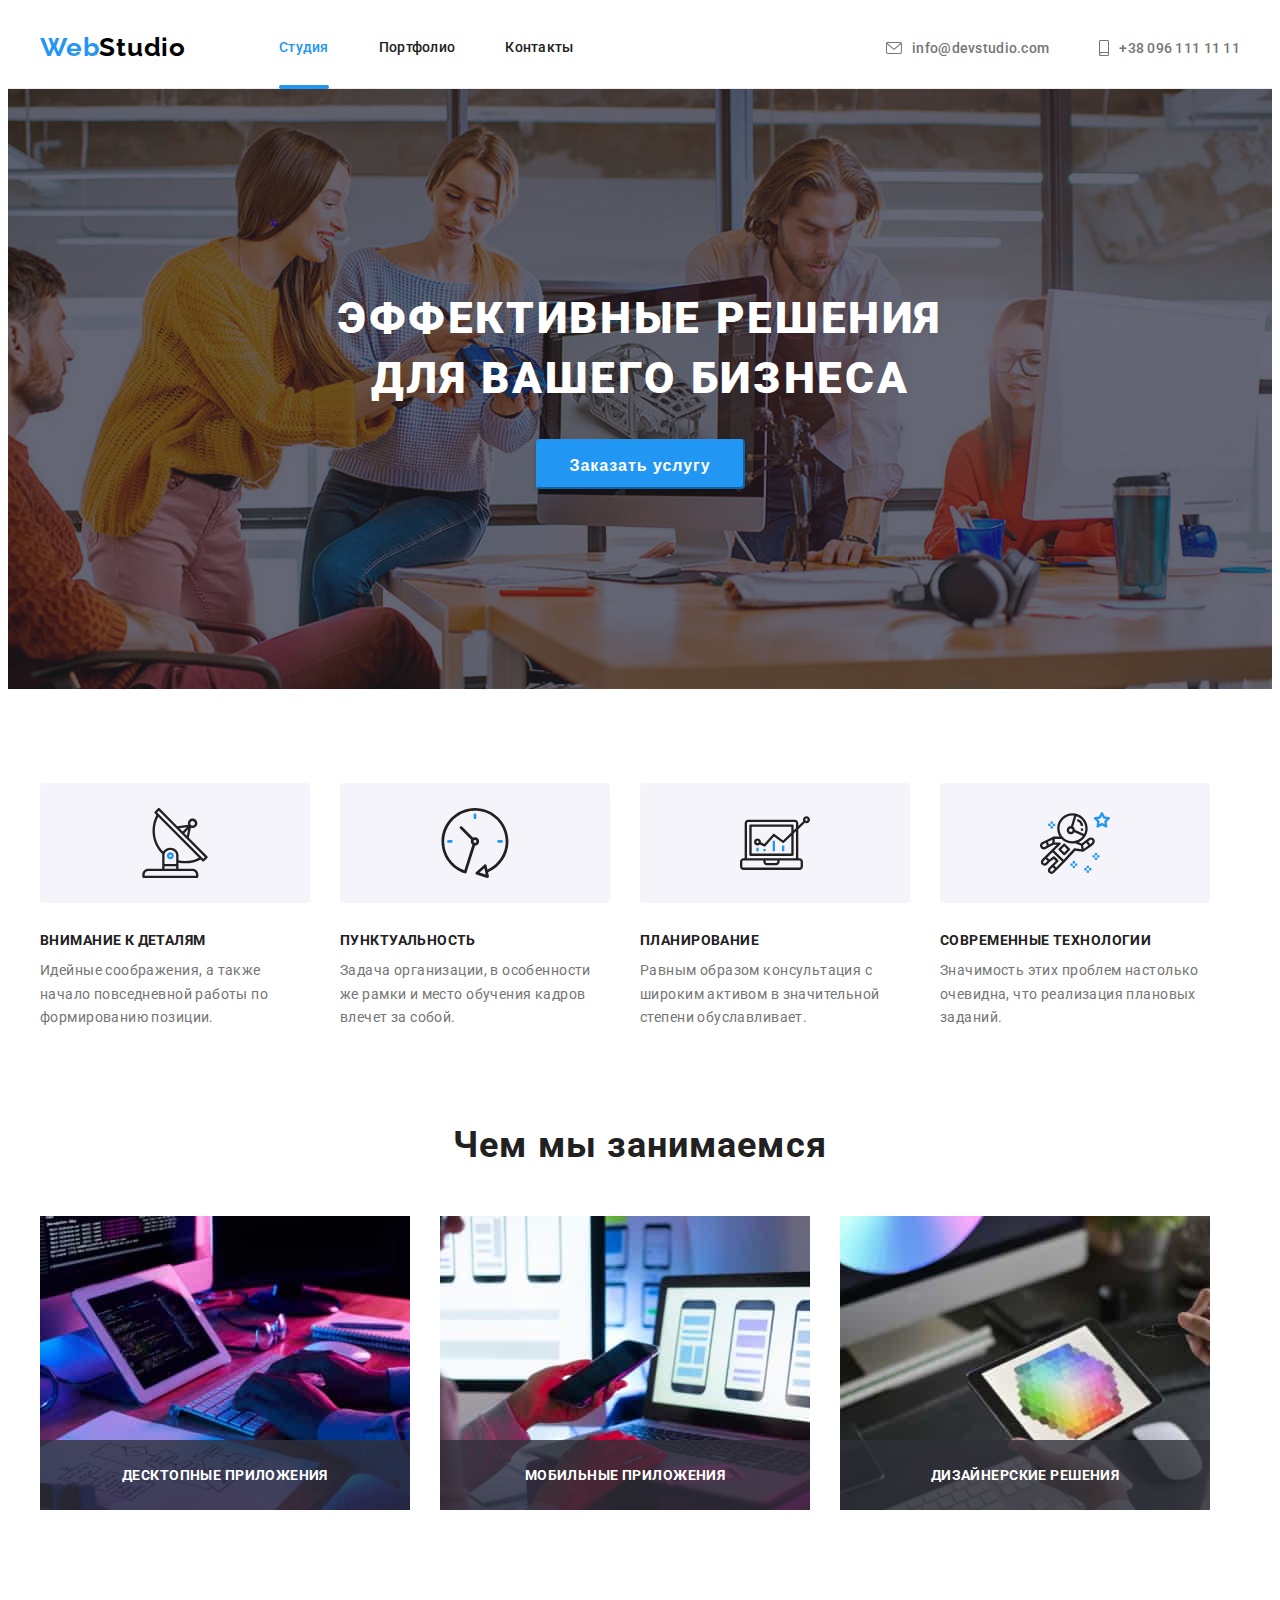
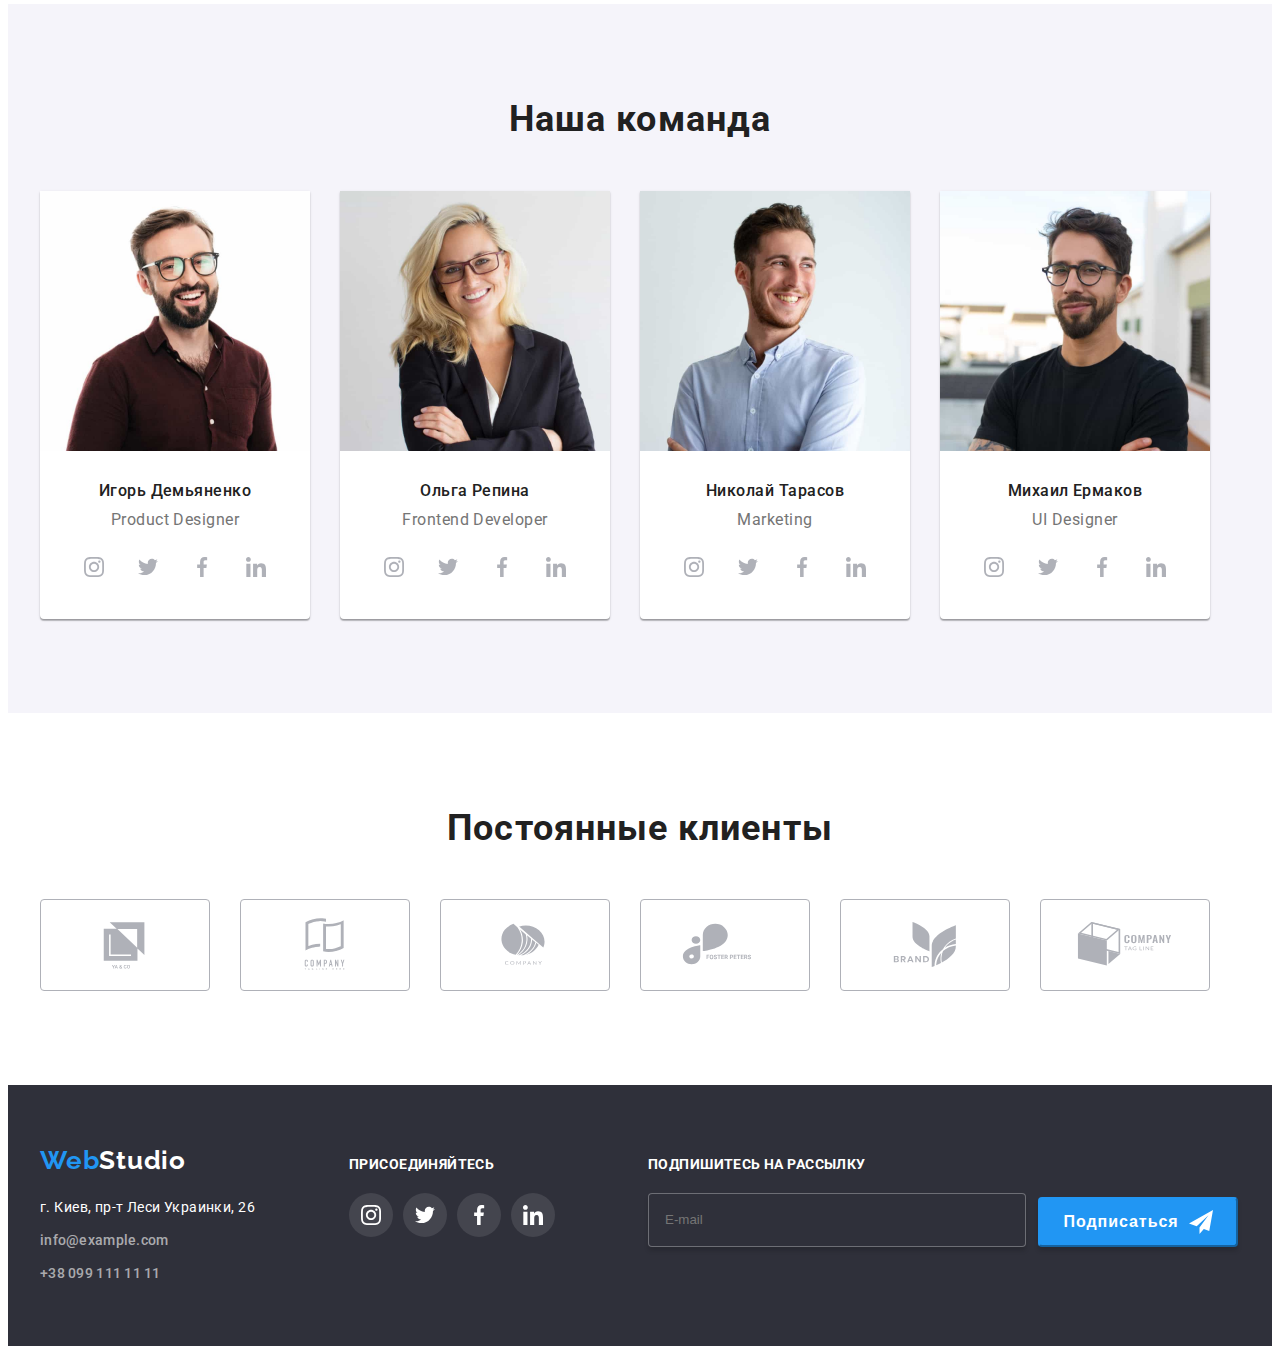
<file: index.html>
<!DOCTYPE html>
<html lang="ru">

<head>
    <meta charset="UTF-8">
    <meta http-equiv="X-UA-Compatible" content="IE=edge">
    <meta name="viewport" content="width=device-width, initial-scale=1.0">
    <title>Maine page</title>
        
    <link href="https://fonts.googleapis.com/css2?family=Raleway:wght@700&family=Roboto:wght@400;500;700;900&display=swap"
        rel="stylesheet">

    <link rel="stylesheet" href="https://cdnjs.cloudflare.com/ajax/libs/modern-normalize/1.1.0/modern-normalize.min.css"
        integrity="sha512-wpPYUAdjBVSE4KJnH1VR1HeZfpl1ub8YT/NKx4PuQ5NmX2tKuGu6U/JRp5y+Y8XG2tV+wKQpNHVUX03MfMFn9Q=="
        crossorigin="anonymous" referrerpolicy="no-referrer" />

    <link rel="stylesheet" href="./css/styles.css">
</head>

<body>
    <!--site navigation-->
    
    <header class="header">
    <div class="header-nav container">
        <nav class="header-navigation">
            <a class="logo link" href="./index.html"><span class="logo-fisrtpart">Web</span><span class="logo-secondpart">Studio</span> </a>
            <ul class="header-list list">
                <li class="header-item">
                    <a class="header-link link active" href="index.html">Студия</a>
                </li>
                <li class="header-item">
                    <a class="header-link link" href="portfolio.html">Портфолио</a>
                </li>
                <li class="header-item">
                    <a class="header-link link" href="">Контакты</a>
                </li>
            </ul>
        </nav>
        <!--contacts section-->
            <ul class="header-conacts list ">
                <li class="contacts-item">
                    <a class="contacts-link link" href="mailto:info@devstudio.com">
                        <svg class="contacts-icon" width="16" height="12">
                            <use href="./images/sprite.svg#icon-envelope"></use>
                        </svg>    
                        info@devstudio.com
                    </a>
                </li>
                <li class="contacts-item">
                    <a class="contacts-link link" href="tel:+380961111111">
                        <svg class="contacts-icon" width="10" height="16">
                            <use href="./images/sprite.svg#icon-smartphone"></use>
                        </svg>
                        +38 096 111 11 11
                    </a>
                </li>
            </ul>
    </div>
    </header>
    
    <main>
        <!--Hero site-->
        <section class="hero section">
        <div class="container hero-container">
            <h1 class="hero-title">Эффективные решения для вашего бизнеса</h1>
            <button class="hero-button btn" type="button" data-modal-open >Заказать услугу</button>
        </div>
        </section>

        <!--our features-->
        <section class="features section">
        <div class="container">
            <h2 class="features-title visually-hidden" >Наши особенности</h2> 
            <ul class="features-list list">
                <li class="features-item">
                    <div class="features-icons">
                        <svg class="features-icon" width="70" height="70">
                            <use href="./images/sprite.svg#icon-antenna"></use>
                    </svg>
                    </div>
                    <h3 class="features-description">Внимание к деталям</h3>
                    <p class="features-text">Идейные соображения, а также начало повседневной работы по формированию позиции.</p>
                </li>
                <li class="features-item">
                    <div class="features-icons">
                        <svg class="features-icon"  width="70" height="70">
                            <use href="./images/sprite.svg#icon-clock"></use>
                    </svg>
                    </div>
                    <h3 class="features-description">Пунктуальность</h3>
                    <p class="features-text">Задача организации, в особенности же рамки и место обучения кадров влечет за собой.</p>
                </li>
                <li class="features-item">
                    <div class="features-icons">
                        <svg class="features-icon"  width="70" height="70">
                            <use href="./images/sprite.svg#icon-diagram"></use>
                        </svg>
                    </div>
                    <h3 class="features-description">Планирование</h3>
                    <p class="features-text">Равным образом консультация с широким активом в значительной степени обуславливает.</p>
                </li>
                <li class="features-item">
                    <div class="features-icons">
                        <svg class="features-icon"  width="70" height="70">
                            <use href="./images/sprite.svg#icon-astronaut"></use>
                    </svg>
                    </div>
                    <h3 class="features-description">Современные технологии</h3>
                    <p class="features-text">Значимость этих проблем настолько очевидна, что реализация плановых заданий.</p>
                </li>
            </ul>
        </div>
        </section>

        <!--what we do-->
        <section class="about">
        <div class="container">
            <h2 class="about-title">Чем мы занимаемся</h2>
            <ul class="about-list list">
                <li class="about-item">
                    <img src="./images/box1.jpg" alt="development for PC" width="370" height="294">
                    <h3 class="about-discription">Десктопные приложения</h3>
                </li>
                <li class="about-item">                
                    <img src="./images/box2.jpg" alt="development for Mobile devices" width="370" height="294">
                    <h3 class="about-discription">Мобильные приложения</h3>
                </li>
                <li class="about-item">
                    <img src="./images/box3.jpg" alt="development for Tablets" width="370" height="294">
                    <h3 class="about-discription">Дизайнерские решения</h3>
                </li>
            </ul>
        </div>
        </section>
        <!--our team-->
        
        <section class="team section">
        <div class="container">
            <h2 class="team-title">Наша команда</h2>
            <ul class="team-list list">
                <li class="team-item">
                    <img src="./images/img-3.jpg" alt="фото Игорь Демьяненко" width="270" height="260">
                    <div class="team-description">
                        <h3 class="team-name">Игорь Демьяненко</h3>
                        <p class="team-text" lang="en">Product Designer</p>
                        <ul class="team-cocials list">
                            <li class="social-item">
                                <a class="social-link link" href="">
                                    <svg class="social-icon team-svg" width="20" height="20">
                                        <use href="./images/sprite.svg#icon-instagram"></use>
                                    </svg>
                                </a>
                            </li>
                            <li class="social-item">
                                <a class="social-link link" href="">
                                    <svg class="social-icon team-svg" width="20" height="20">
                                        <use href="./images/sprite.svg#icon-twitter"></use>
                                    </svg>
                                </a>
                            </li>
                            <li class="social-item">
                                <a class="social-link link" href="">
                                    <svg class="social-icon team-svg" width="20" height="20">
                                        <use href="./images/sprite.svg#icon-facebook"></use>
                                    </svg>
                                </a>
                            </li>
                            <li class="social-item">
                                <a class="social-link link" href="">
                                    <svg class="social-icon team-svg" width="20" height="20">
                                        <use href="./images/sprite.svg#icon-linkedin"></use>
                                    </svg>
                                </a>
                            </li>
                        </ul>
                    </div>
                </li>
                <li class="team-item">
                    <img src="./images/img-2.jpg" alt="фото Ольга Репина" width="270" height="260">
                    <div class="team-description">
                        <h3 class="team-name">Ольга Репина</h3>
                        <p class="team-text" lang="en">Frontend Developer</p>
                        <ul class="team-cocials list">
                            <li class="social-item">
                                <a class="social-link link" href="">
                                    <svg class="social-icon team-svg" width="20" height="20">
                                        <use href="./images/sprite.svg#icon-instagram"></use>
                                    </svg>
                                </a>
                            </li>
                            <li class="social-item">
                                <a class="social-link link" href="">
                                    <svg class="social-icon team-svg" width="20" height="20">
                                        <use href="./images/sprite.svg#icon-twitter"></use>
                                    </svg>
                                </a>
                            </li>
                            <li class="social-item">
                                <a class="social-link link" href="">
                                    <svg class="social-icon team-svg" width="20" height="20">
                                        <use href="./images/sprite.svg#icon-facebook"></use>
                                    </svg>
                                </a>
                            </li>
                            <li class="social-item">
                                <a class="social-link link" href="">
                                    <svg class="social-icon team-svg" width="20" height="20">
                                        <use href="./images/sprite.svg#icon-linkedin"></use>
                                    </svg>
                                </a>
                            </li>
                        </ul>
                    </div>
                </li>
                <li class="team-item">
                    <img src="./images/img-1.jpg" alt="фото Николай Тарасов" width="270" height="260">
                    <div class="team-description">
                        <h3 class="team-name">Николай Тарасов</h3>
                        <p class="team-text" lang="en">Marketing</p>
                        <ul class="team-cocials list">
                            <li class="social-item">
                                <a class="social-link link" href="">
                                    <svg class="social-icon team-svg" width="20" height="20">
                                        <use href="./images/sprite.svg#icon-instagram"></use>
                                    </svg>
                                </a>
                            </li>
                            <li class="social-item">
                                <a class="social-link link" href="">
                                    <svg class="social-icon team-svg" width="20" height="20">
                                        <use href="./images/sprite.svg#icon-twitter"></use>
                                    </svg>
                                </a>
                            </li>
                            <li class="social-item">
                                <a class="social-link link" href="">
                                    <svg class="social-icon team-svg" width="20" height="20">
                                        <use href="./images/sprite.svg#icon-facebook"></use>
                                    </svg>
                                </a>
                            </li>
                            <li class="social-item">
                                <a class="social-link link" href="">
                                    <svg class="social-icon team-svg" width="20" height="20">
                                        <use  href="./images/sprite.svg#icon-linkedin"></use>
                                    </svg>
                                </a>
                            </li>
                        </ul>
                    </div>
                </li>
                <li class="team-item">
                    <img src="./images/img.jpg" alt="фото Михаил Ермаков" width="270" height="260">
                    <div class="team-description">
                        <h3 class="team-name">Михаил Ермаков</h3>
                        <p class="team-text" lang="en">UI Designer</p>
                        <ul class="team-cocials list">
                            <li class="social-item">
                                <a class="social-link link" href="">
                                    <svg class="social-icon team-svg" width="20" height="20">
                                        <use href="./images/sprite.svg#icon-instagram"></use>
                                    </svg>
                                </a>
                            </li>
                            <li class="social-item">
                                <a class="social-link link" href="">
                                    <svg class="social-icon team-svg" width="20" height="20">
                                        <use href="./images/sprite.svg#icon-twitter"></use>
                                    </svg>
                                </a>
                            </li>
                            <li class="social-item">
                                <a class="social-link link" href="">
                                    <svg class="social-icon team-svg" width="20" height="20">
                                        <use href="./images/sprite.svg#icon-facebook"></use>
                                    </svg>
                                </a>
                            </li>
                            <li class="social-item">
                                <a class="social-link link" href="">
                                    <svg class="social-icon team-svg" width="20" height="20">
                                        <use href="./images/sprite.svg#icon-linkedin"></use>
                                    </svg>
                                </a>
                            </li>
                        </ul>
                    </div>
                </li>
            </ul>
        </div>
        </section>
        
        <section class="our-clients section">
            <div class="container">
                <h2 class="clients-title">Постоянные клиенты</h2>
                <ul class="clients-list list">
                    <li class="clients-item">
                        <a class="clients-link link" href="">
                            <svg class="clients-icon" width="106" height="60">
                                <use href="./images/sprite.svg#icon-logo1"></use>
                            </svg>
                        </a>
                    </li>
                    <li class="clients-item">
                        <a class="clients-link link" href="">
                            <svg class="clients-icon" width="106" height="60">
                                <use href="./images/sprite.svg#icon-logo2"></use>
                            </svg>
                        </a>
                    </li>
                    <li class="clients-item">
                        <a class="clients-link link" href="">
                            <svg class="clients-icon" width="106" height="60">
                                <use href="./images/sprite.svg#icon-logo3"></use>
                            </svg>
                        </a>
                    </li>
                    <li class="clients-item">
                        <a class="clients-link link" href="">
                            <svg class="clients-icon" width="106" height="60">
                                <use href="./images/sprite.svg#icon-logo4"></use>
                            </svg>
                        </a>
                    </li>
                    <li class="clients-item">
                        <a class="clients-link link" href="">
                            <svg class="clients-icon" width="106" height="60">
                                <use href="./images/sprite.svg#icon-logo5"></use>
                            </svg>
                        </a>
                    </li>
                    <li class="clients-item">
                        <a class="clients-link link" href="">
                            <svg class="clients-icon" width="106" height="60">
                                <use href="./images/sprite.svg#icon-logo6"></use>
                            </svg>
                        </a>
                    </li>
                </ul>
            </div>
        </section>
    </main>

<!--footer contact section-->
    
    <footer class="footer">
        <div class="container">
            <div class="footer-colum1">
                <a class="logo logo-footer link" href="./index.html"><span class="logo-fisrtpart">Web</span><span class="footer-logo-secondpart">Studio</span> </a>
                    <address class="footer-address">
                        <p class="address-text">г. Киев, пр-т Леси Украинки, 26 </p>
                        <ul class="footer-list list">
                            <li class="footer-item">
                                <a class="footer-contacts-link link" href="info@example.com">info@example.com</a>
                            </li>
                            <li class="footer-item">
                                    <a class="footer-contacts-link link" href="tel:+380991111111">+38 099 111 11 11</a>
                            </li>
                        </ul>
                    </address>
            </div>
                    <!-- <section class="follow-us"> -->
            <div class="footer-colum2">
                        <p class="follow-title">ПРИСОЕДИНЯЙТЕСЬ</p>
                        <ul class="footer-social list">
                            <li class="social-item-footer">
                                <a class="social-link link footer-socials" href="">
                                    <svg class="social-icon footer-svg" width="20" height="20">
                                        <use href="./images/sprite.svg#icon-instagram"></use>
                                    </svg>
                                </a>
                            </li>
                            <li class="social-item-footer">
                                <a class="social-link link footer-socials" href="">
                                    <svg class="social-icon footer-svg" width="20" height="20">
                                        <use href="./images/sprite.svg#icon-twitter"></use>
                                    </svg>
                                </a>
                            </li>
                            <li class="social-item-footer">
                                <a class="social-link link footer-socials" href="">
                                    <svg class="social-icon footer-svg" width="20" height="20">
                                        <use href="./images/sprite.svg#icon-facebook"></use>
                                    </svg>
                                </a>
                            </li>
                            <li class="social-item-footer">
                                <a class="social-link link footer-socials" href="">
                                    <svg class="social-icon footer-svg" width="20" height="20">
                                        <use href="./images/sprite.svg#icon-linkedin"></use>
                                    </svg>
                                </a>
                            </li>
                        </ul>
            </div>
                    <!-- </section Subscribe> -->
            
            <form class="footer-form" name="signup_form" autocomplete="off">
                <label>
                    <b class="subscribe-title">Подпишитесь на рассылку</b>
                    <input class="footer-input" type="email" name="email" placeholder="E-mail">
                </label>
                <button class="footer-button btn" type="submit"> Подписаться
                    <svg class="signup-icon" width="24" height="24">
                        <use href="./images/sprite.svg#icon-icon-send"></use>
                    </svg>
                </button>
            </form>
        </div>
    </footer>

    <div class="backdrop is-hidden" data-modal>
        <div class="modal-window">
            <button class="modal-button btn" type="button" data-modal-close>
                <svg class="modal-icon" width="11" height="11">
                    <use href="./images/sprite.svg#icon-closed"></use>
                </svg>
            </button>
            <form class="modal-form" name="order data">
                <b class="modal-title">Оставьте свои данные, мы вам перезвоним</b>
                <label class="form-label">
                    <span class="form-text">Имя</span>
                    <span class="input-position">
                        <input id="contact-details-head" class="form-input" type="text" name="user-name" placeholder=" ">
                        <svg class="modal-icon input-icon" width="18" height="18">
                            <use href="./images/sprite.svg#icon-person"></use>
                        </svg>
                    </span>
                </label>
                <label class="form-label">
                    <span class="form-text">Телефон</span>
                    <span class="input-position">
                        <input class="form-input" type="tel" name="user-tel" placeholder=" ">
                        <svg class="modal-icon input-icon" width="18" height="18">
                            <use href="./images/sprite.svg#icon-phone"></use>
                        </svg>
                    </span>
                </label>
                <label class="form-label">
                    <span class="form-text">Почта</span>
                    <span class="input-position">
                        <input class="form-input" type="email" name="user-email" placeholder=" ">
                        <svg class="modal-icon input-icon" width="18" height="18">
                            <use href="./images/sprite.svg#icon-email"></use>
                        </svg>
                    </span>
                </label>
                <label class="form-comments">
                    <span class="form-text">Комментарий</span>
                    <textarea class="form-comment" name="comment" placeholder="Введите текст"></textarea>
                </label>
                <label class="form-checkbox">
                    <input class="checkbox-input" type="checkbox" name="user agreement" value="user agreement">
                    <svg class="checkbox-icon" width="16" height="15">
                        <use href="./images/sprite.svg#icon-check"></use>
                    </svg>
                    <span class="checkbox-text">Соглашаюсь с рассылкой и принимаю <a  class="form-link link" href="">Условия договора</a></span>
                </label>

                <button class="form-button btn" type="submit">Отправить</button>
            </form>
        </div>
    </div>
    
    <script src="./js/modal.js"></script>
</body>

</html>
</file>
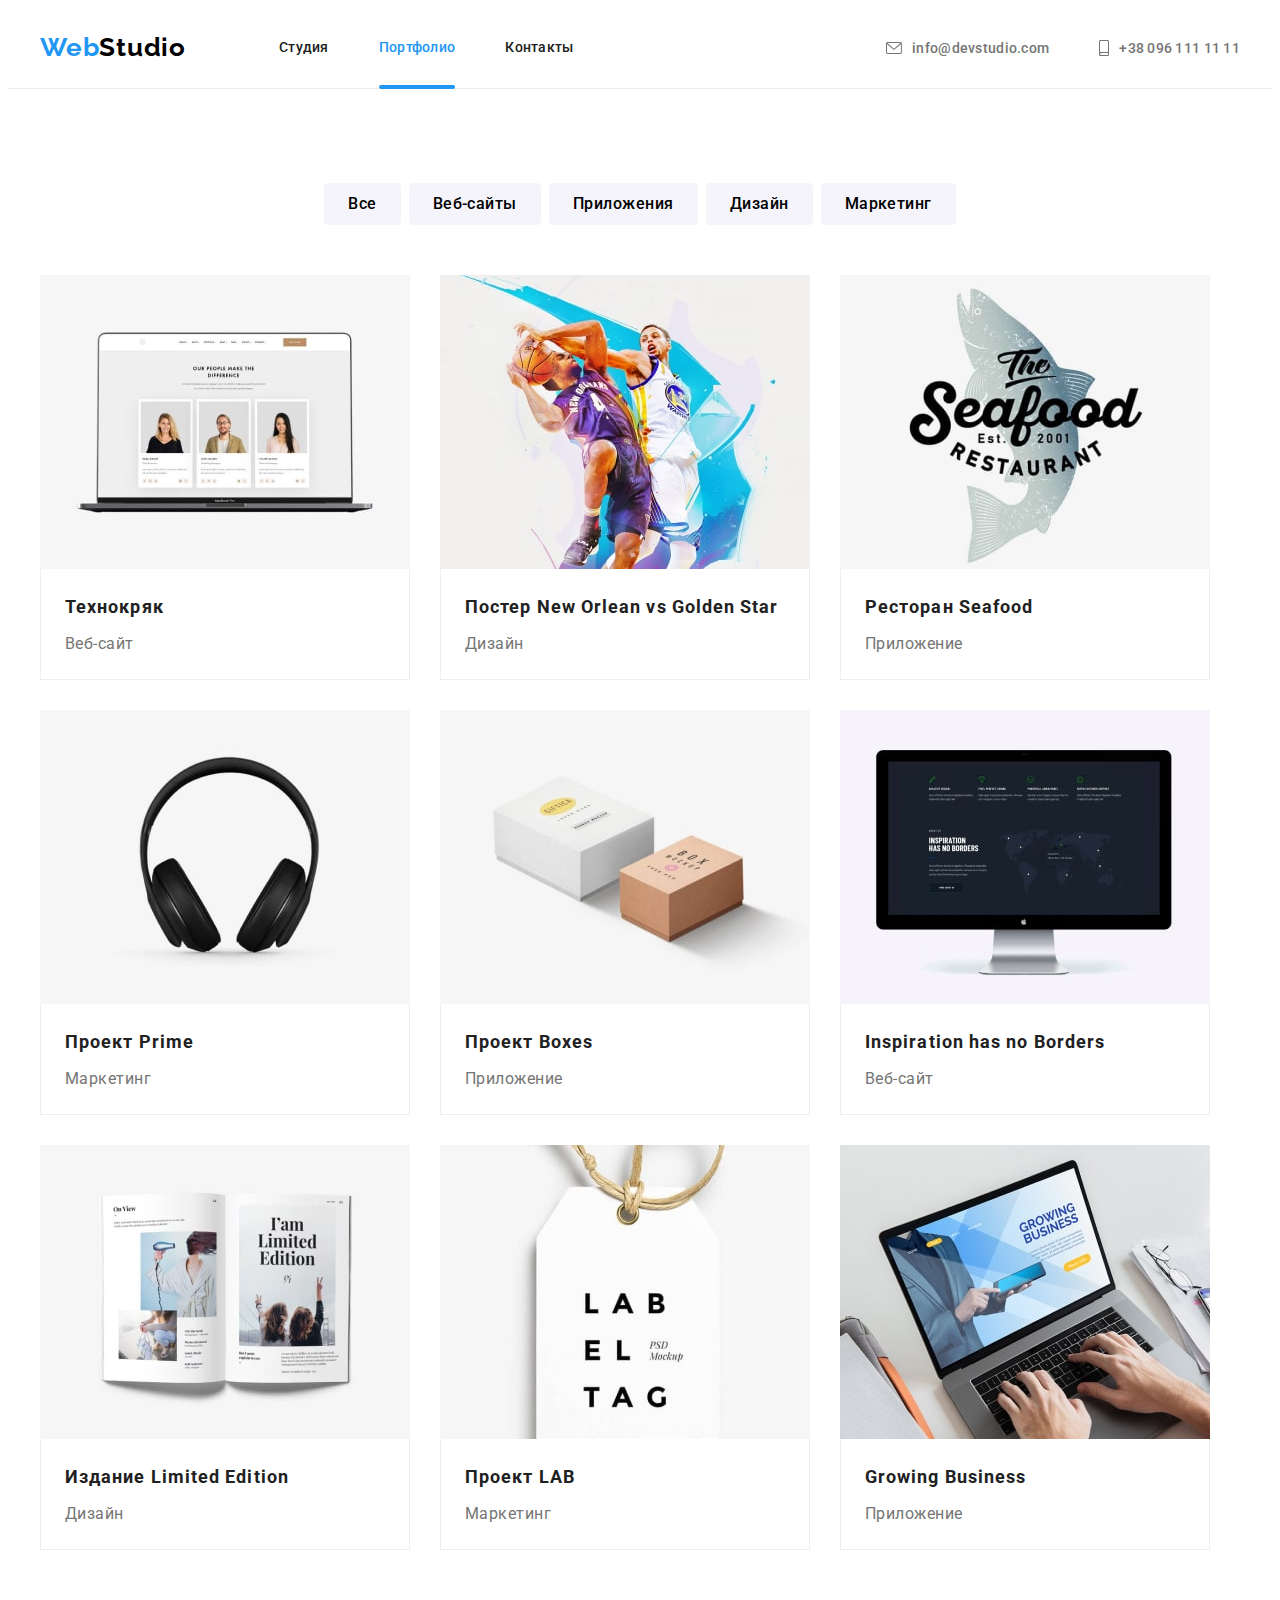
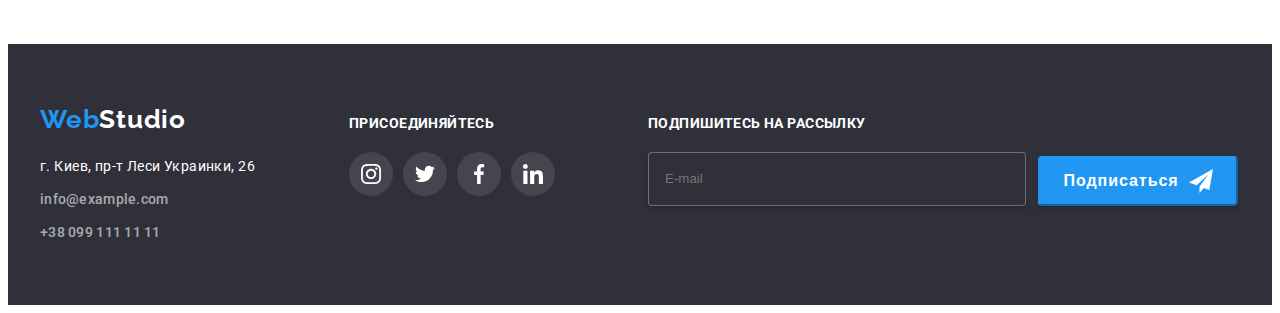
<file: portfolio.html>
<!DOCTYPE html>
<html lang="ru">
<head>
    <meta charset="UTF-8">
    <meta http-equiv="X-UA-Compatible" content="IE=edge">
    <meta name="viewport" content="width=device-width, initial-scale=1.0">
    <title>Portfolio</title>

    <link href="https://fonts.googleapis.com/css2?family=Raleway:wght@700&family=Roboto:wght@400;500;700;900&display=swap"
        rel="stylesheet">

    <link rel="stylesheet" href="https://cdnjs.cloudflare.com/ajax/libs/modern-normalize/1.1.0/modern-normalize.min.css"
                integrity="sha512-wpPYUAdjBVSE4KJnH1VR1HeZfpl1ub8YT/NKx4PuQ5NmX2tKuGu6U/JRp5y+Y8XG2tV+wKQpNHVUX03MfMFn9Q=="
                crossorigin="anonymous" referrerpolicy="no-referrer" />

    <link rel="stylesheet" href="./css/styles.css">
</head>
<body>
<!--site navigation-->
<header class="header">
    <div class="header-nav container">
        <nav class="header-navigation">
            <a class="logo link" href="./index.html"><span class="logo-fisrtpart">Web</span><span class="logo-secondpart">Studio</span> </a>
            <ul class="header-list list">
                <li class="header-item">
                    <a class="header-link link" href="index.html">Студия</a>
                </li>
                <li class="header-item">
                    <a class="header-link link active" href="portfolio.html">Портфолио</a>
                </li>
                <li class="header-item">
                    <a class="header-link link" href="">Контакты</a>
                </li>
            </ul>
        </nav>
        <!--contacts section-->
            <ul class="header-conacts list ">
                <li class="contacts-item">
                    <a class="contacts-link link" href="mailto:info@devstudio.com">
                        <svg class="contacts-icon" width="16" height="12">
                            <use href="./images/sprite.svg#icon-envelope"></use>
                        </svg>
                        info@devstudio.com
                    </a>
                </li>
                <li class="contacts-item">
                    <a class="contacts-link link" href="tel:+380961111111">
                        <svg class="contacts-icon" width="10" height="16">
                            <use href="./images/sprite.svg#icon-smartphone"></use>
                        </svg>
                        +38 096 111 11 11
                    </a>
                </li>
            </ul>
    </div>
    </header>
    <main>
        <!--section our projects-->
        <section class="projects section">
            <div class="container">
                <h1 class="projects-title visually-hidden">Портфолио</h1>
                <!--filters-->
                <ul class="filters-list list">
                    <li class="filters-item">
                        <button class="filters-button btn" type="button">Все</button>
                    </li>
                    <li class="filters-item">
                        <button class="filters-button btn" type="button">Веб-сайты</button>
                    </li>
                    <li class="filters-item">
                        <button class="filters-button btn" type="button">Приложения</button>
                    </li>
                    <li class="filters-item">
                        <button class="filters-button btn" type="button">Дизайн</button>
                    </li>
                    <li class="filters-item">
                        <button class="filters-button btn" type="button">Маркетинг</button>
                    </li>
                </ul>

                <!--our projects-->

                <ul class="projects-list list">
                    <li class="projects-item">
                        <a class="projects-link link" href="">
                            <div class="projects-thumb">
                                <img class="projects-img" src="./images/Portfolio/img.jpg" alt="site photo" width="370" height="294">
                                <p class="hidden-text">Технокряк это современная площадка распространения коронавируса. Компании используют эту платформу для цифрового
                                    шпионажа и атак на защищённые сервера конкурентов.</p>
                            </div>
                            <div class="img-content">
                                <h2 class="projects-discription">Технокряк</h2>
                                <p class="projects-text">Веб-сайт</p>
                            </div>
                        </a>
                    </li>
                    <li class="projects-item">
                        <a class="projects-link link" href="">
                                <div class="projects-thumb">
                                <img class="projects-img" src="./images/Portfolio/img1.jpg" alt="poster photo" width="370" height="294">
                            <p class="hidden-text">Lorem ipsum dolor sit amet consectetur adipisicing elit. Doloribus itaque cum maxime aliquid sint fugiat, autem reiciendis omnis non qui ut ipsum eaque tempora enim.</p>
                            </div>
                            <div class="img-content">
                                <h2 class="projects-discription">Постер New Orlean vs Golden Star</h2>
                                <p class="projects-text">Дизайн</p>
                            </div>
                        </a>
                    </li>
                    <li class="projects-item">
                        <a class="projects-link link" href="">
                                <div class="projects-thumb">
                                <img class="projects-img"  src="./images/Portfolio/img2.jpg" alt="app photo" width="370" height="294">
                            <p class="hidden-text">Lorem, ipsum dolor sit amet consectetur adipisicing elit. Repellendus sint, excepturi saepe porro neque nam ducimus doloremque quae debitis voluptate, laboriosam ea aliquid doloribus quis?</p>
                            </div>
                            <div class="img-content">
                                <h2 class="projects-discription">Ресторан Seafood</h2>
                                <p class="projects-text">Приложение</p> 
                            </div>
                        </a>
                    </li>
                    <li class="projects-item">
                        <a class="projects-link link" href="">
                            <div class="projects-thumb">
                                <img class="projects-img" src="./images/Portfolio/img3.jpg" alt="headphone photo" width="370" height="294">
                                <p class="hidden-text"> Lorem ipsum dolor sit amet consectetur adipisicing elit. Voluptatem laudantium laboriosam quidem adipisci tenetur pariatur! Natus neque velit sit accusamus nemo numquam repudiandae, facilis magnam.</p>
                            </div>
                            <div class="img-content">
                                <h2 class="projects-discription">Проект Prime</h2>
                                <p class="projects-text">Маркетинг</p>
                            </div>
                        </a>
                    </li>
                    <li class="projects-item">
                        <a class="projects-link link" href="">
                            <div class="projects-thumb">
                                <img class="projects-img" src="./images/Portfolio/img4.jpg" alt="boxes photo" width="370" height="294">
                                <p class="hidden-text">Lorem ipsum dolor sit amet, consectetur adipisicing elit. Quis veritatis similique atque nostrum ut corrupti aperiam vero sed, ipsam doloremque nihil esse perspiciatis expedita ullam.</p>
                            </div>
                            <div class="img-content">
                                <h2 class="projects-discription">Проект Boxes</h2>
                                <p class="projects-text">Приложение</p>
                            </div>
                        </a>
                    </li>
                    <li class="projects-item">
                        <a class="projects-link link" href="">
                            <div class="projects-thumb">
                                <img class="projects-img" src="./images/Portfolio/img5.jpg" alt="monitor photo" width="370" height="294">
                                <p class="hidden-text">Lorem ipsum dolor sit amet consectetur adipisicing elit. Ea consequuntur distinctio eaque quas dignissimos dolorum suscipit! Iure similique animi saepe ea nisi asperiores reprehenderit quam.</p>
                            </div>
                            <div class="img-content">
                                <h2 class="projects-discription">Inspiration has no Borders</h2>
                                <p class="projects-text">Веб-сайт</p>
                            </div>
                        </a>
                    </li>
                    <li class="projects-item">
                        <a class="projects-link link" href="">
                            <div class="projects-thumb">
                                <img class="projects-img" src="./images/Portfolio/img6.jpg" alt="Journal photo" width="370" height="294">
                                <p class="hidden-text">Lorem ipsum dolor sit amet, consectetur adipisicing elit. Et doloribus voluptas odit quos culpa, fuga dolorum beatae similique quia tempore hic praesentium tempora atque omnis?</p>
                            </div>
                            <div class="img-content">
                                <h2 class="projects-discription">Издание Limited Edition</h2>
                                <p class="projects-text">Дизайн</p>
                            </div>
                        </a>
                    </li>
                    <li class="projects-item">
                        <a class="projects-link link" href="">
                            <div class="projects-thumb">
                                <img class="projects-img" src="./images/Portfolio/img7.jpg" alt="badge photo" width="370" height="294">
                                <p class="hidden-text">Lorem ipsum dolor sit amet consectetur adipisicing elit. Provident necessitatibus, nesciunt laborum voluptate quisquam ipsam minus recusandae error quam perspiciatis! Et voluptatem unde nisi ea.</p>
                            </div>
                            <div class="img-content">
                                <h2 class="projects-discription">Проект LAB</h2>
                                <p class="projects-text">Маркетинг</p>
                            </div>
                        </a>
                    </li>
                    <li class="projects-item">
                        <a class="projects-link link" href="">
                            <div class="projects-thumb">
                                <img class="projects-img" src="./images/Portfolio/img8.jpg" alt="notebook photo" width="370" height="294">
                                <p class="hidden-text">Lorem ipsum dolor sit amet consectetur adipisicing elit. Officiis, in fugiat! Quaerat, officiis? Inventore officiis quasi voluptate minima quae quis aspernatur tenetur sed beatae iusto.</p>
                            </div>
                            <div class="img-content">
                                <h2 class="projects-discription">Growing Business</h2>
                                <p class="projects-text">Приложение</p>
                            </div>
                        </a>
                    </li>               
                </ul>
            </div>
            </section>        
        </main>
        <!--footercontact section-->
        
<footer class="footer">
    <div class="container">
        <div class="footer-colum1">
            <a class="logo logo-footer link" href="./index.html"><span class="logo-fisrtpart">Web</span><span
                    class="footer-logo-secondpart">Studio</span> </a>
            <address class="footer-address">
                <p class="address-text">г. Киев, пр-т Леси Украинки, 26 </p>
                <ul class="footer-list list">
                    <li class="footer-item">
                        <a class="footer-contacts-link link" href="info@example.com">info@example.com</a>
                    </li>
                    <li class="footer-item">
                        <a class="footer-contacts-link link" href="tel:+380991111111">+38 099 111 11 11</a>
                    </li>
                </ul>
            </address>
        </div>
        <!-- <section class="follow-us"> -->
        <div class="footer-colum2">
            <p class="follow-title">ПРИСОЕДИНЯЙТЕСЬ</p>
            <ul class="footer-social list">
                <li class="social-item-footer">
                    <a class="social-link link footer-socials" href="">
                        <svg class="social-icon footer-svg" width="20" height="20">
                            <use href="./images/sprite.svg#icon-instagram"></use>
                        </svg>
                    </a>
                </li>
                <li class="social-item-footer">
                    <a class="social-link link footer-socials" href="">
                        <svg class="social-icon footer-svg" width="20" height="20">
                            <use href="./images/sprite.svg#icon-twitter"></use>
                        </svg>
                    </a>
                </li>
                <li class="social-item-footer">
                    <a class="social-link link footer-socials" href="">
                        <svg class="social-icon footer-svg" width="20" height="20">
                            <use href="./images/sprite.svg#icon-facebook"></use>
                        </svg>
                    </a>
                </li>
                <li class="social-item-footer">
                    <a class="social-link link footer-socials" href="">
                        <svg class="social-icon footer-svg" width="20" height="20">
                            <use href="./images/sprite.svg#icon-linkedin"></use>
                        </svg>
                    </a>
                </li>
            </ul>
        </div>
        <!-- </section Subscribe> -->

        <form class="footer-form" name="signup_form" autocomplete="off">
            <label>
                <b class="subscribe-title">Подпишитесь на рассылку</b>
                <input class="footer-input" type="email" name="email" placeholder="E-mail">
            </label>
            <button class="footer-button btn" type="submit"> Подписаться
                <svg class="signup-icon" width="24" height="24">
                    <use href="./images/sprite.svg#icon-icon-send"></use>
                </svg>
            </button>
        </form>
    </div>
</footer>

</body>
</html>
</file>
<file: css/styles.css>
:root {
  --maine-title-color: #212121;
  --maine-text-color: #757575;
  --accent-color: #2196f3;
  --primary-white-color: #ffffff;
  --maine-background-color: #f5f4fa;
  --second-backgroud-color: #2f303a;
  --address-color: rgba(255, 255, 255, 0.6);
  --icon-color: #afb1b8;
  --animation-time: 250ms;
  --animation-timing-function: cubic-bezier(0.4, 0, 0.2, 1);
  --animation-delay: 0ms;
}

body {
  font-family: "Roboto", sans-serif;
  color: var(--maine-text-color);
  background-color: var(--primary-white-color);
}

.container {
  width: 1200px;
  margin-left: auto;
  margin-right: auto;
  padding-left: 15px;
  padding-right: 15px;
}

h1,
h2,
h3,
h4,
h5,
h6,
p {
  margin: 0px;
  padding: 0px;
}

ul {
  margin-top: 0;
  margin-bottom: 0;
  padding-left: 0;
}

img {
  display: block;
  max-width: 100%;
  height: auto;
}

.visually-hidden {
  position: absolute;
  width: 1px;
  height: 1px;
  margin: -1px;
  padding: 0;
  overflow: hidden;
  border: 0;
  clip: rect(0 0 0 0);
}

.section {
  padding-top: 94px;
  padding-bottom: 94px;
}

.link {
  text-decoration: none;
}

.list {
  list-style: none;
}

.btn {
  cursor: pointer;
}

/*------header------ */

.header {
  border-bottom: 1px solid #ececec;
}

.header-nav {
  display: flex;
  align-items: center;
}

/*--------Logo------*/

.logo {
  margin-right: 93px;

  font-family: "Raleway", sans-serif;
  font-style: normal;
  font-weight: 700;
  font-size: 26px;
  line-height: 1.2;
  letter-spacing: 0.03em;
}
.logo-fisrtpart {
  color: var(--accent-color);
}
.logo-secondpart {
  color: #000000;
}

.header-navigation {
  display: flex;
  align-items: center;

  font-weight: 500;
  font-size: 14px;
  line-height: 1.14;
  letter-spacing: 0.02em;
}

.header-list {
  display: flex;
}
.header-item:not(:last-child) {
  margin-right: 50px;
}

.header-link {
  display: block;
  padding-top: 32px;
  padding-bottom: 32px;
  color: var(--maine-title-color);

  transition-property: color;
  transition-duration: var(--animation-time);
  transition-timing-function: var(--animation-timing-function);
  transition-delay: var(--animation-delay);
}

.header-item {
  position: relative;
}

.header-link:hover,
.header-link:focus {
  color: var(--accent-color);
}

.active {
  color: var(--accent-color);
}

.active:after {
  content: "";
  position: absolute;
  height: 4px;
  width: 100%;
  bottom: -1px;
  right: 0px;

  background-color: var(--accent-color);
  border-radius: 2px;
}

.header-conacts {
  display: flex;
  margin-left: auto;
  align-items: center;
}

.contacts-item {
  justify-content: center;
  align-items: center;
}

.contacts-item:hover,
.contacts-item:focus {
  color: var(--accent-color);
}

.header-icon:hover,
.header-icon:focus {
  fill: var(--accent-color);
}

.contacts-item + .contacts-item {
  margin-left: 50px;
}

.contacts-link {
  display: flex;
  align-items: center;
  justify-content: center;

  font-weight: 500;
  font-size: 14px;
  line-height: 16px;
  letter-spacing: 0.02em;
  color: var(--maine-text-color);

  transition-property: color;
  transition-duration: var(--animation-time);
  transition-timing-function: var(--animation-timing-function);
  transition-delay: var(--animation-delay);
}

.contacts-icon {
  margin-right: 10px;
  fill: var(--maine-text-color);

  transition-property: fill;
  transition-duration: var(--animation-time);
  transition-timing-function: var(--animation-timing-function);
  transition-delay: var(--animation-delay);
}

.contacts-icon {
  justify-content: center;
  align-items: center;
}

.contacts-link:hover,
.contacts-link:focus {
  color: var(--accent-color);
}

.contacts-link:hover .contacts-icon,
.contacts-link:focus .contacts-icon {
  fill: var(--accent-color);
}

/*------hero------ */
.hero {
  display: flex;
  text-align: center;
  align-items: center;
  padding-top: 200px;
  padding-bottom: 200px;
  margin-left: auto;
  margin-right: auto;

  background-image: linear-gradient(
      rgba(47, 48, 58, 0.4),
      rgba(47, 48, 58, 0.4)
    ),
    url("../images/background/hero.jpg");
  background-repeat: no-repeat;
  background-position: 50% 50%;
  background-size: cover;
  max-width: 1600px;
}

/* .hero-container {
  background-image: url("./images/background/Img.jpg");
} */

.hero-title {
  margin: 0 auto 30px;
  max-width: 696px;

  font-weight: 900;
  font-size: 44px;
  line-height: 1.36;
  letter-spacing: 0.06em;
  text-transform: uppercase;
  color: var(--primary-white-color);
}

.hero-button {
  display: inline-block;
  border-radius: 4px;
  padding: 10px 32px;
  min-width: 200px;
  height: 50px;
  border-color: var(--accent-color);

  background-color: var(--accent-color);
  font-weight: 700;
  font-size: 16px;
  line-height: 1.87;
  letter-spacing: 0.06em;
  color: var(--primary-white-color);
  text-align: center;
  box-shadow: 0px 4px 4px rgba(0, 0, 0, 0.15);

  transition-property: background-color;
  transition-duration: var(--animation-time);
  transition-timing-function: var(--animation-timing-function);
  transition-delay: var(--animation-delay);
}

.hero-button:hover,
.hero-button:focus {
  background-color: #188ce8;
}

/*------features------ */
.features-list {
  display: flex;
}

.features-item + .features-item {
  margin-left: 30px;
}

.features-item {
  width: 270px;
}

.features-icons {
  display: flex;
  align-items: center;
  justify-content: center;
  margin-bottom: 30px;
  background-color: var(--maine-background-color);
  border-radius: 4px;
  width: 270px;
  height: 120px;
}

/* .features-icon {
  display: flex;
  margin-bottom: 55px;
  margin-left: 100px;
  justify-content: center;
} */

/* .features-icon {
  display: block;
} */

.features-description {
  margin-bottom: 10px;

  font-weight: 700;
  font-size: 14px;
  line-height: 1.14;
  letter-spacing: 0.03em;
  text-transform: uppercase;
  color: var(--maine-title-color);
}

.features-text {
  font-size: 14px;
  line-height: 1.71;
  letter-spacing: 0.03em;
}

/*------what we do------ */

.about {
  padding-bottom: 94px;
}

.about-title {
  margin-bottom: 50px;

  font-weight: 700;
  font-size: 36px;
  line-height: 1.17;
  text-align: center;
  letter-spacing: 0.03em;
  color: var(--maine-title-color);
}

.about-list {
  display: flex;
}

.about-item {
  position: relative;
}

.about-item:not(:last-child) {
  margin-right: 30px;
  min-width: 370px;
}

.about-discription {
  position: absolute;
  bottom: 0;
  left: 0;

  display: flex;
  align-items: center;
  justify-content: center;

  height: 70px;
  width: 100%;

  font-weight: 700;
  font-size: 14px;
  line-height: 1.14;
  letter-spacing: 0.03em;
  text-transform: uppercase;
  color: var(--primary-white-color);
  background-color: rgba(47, 48, 58, 0.8);
}

/* border: 1px solid #000000;
  box-sizing: border-box;
  box-shadow: 0px 4px 4px rgba(0, 0, 0, 0.25); */

/*------our team------ */

.team {
  background-color: var(--maine-background-color);
}

.team-title {
  margin-bottom: 50px;

  font-weight: 700;
  font-size: 36px;
  line-height: 1.17;
  text-align: center;
  letter-spacing: 0.03em;
  color: var(--maine-title-color);
}

.team-list {
  display: flex;

  font-size: 16px;
  line-height: 1.19;
  text-align: center;
  letter-spacing: 0.03em;
  color: var(--maine-title-color);
}

.team-item {
  max-width: 270px;
  background-color: var(--primary-white-color);
  border-radius: 0px 0px 4px 4px;
  box-shadow: 0px 1px 3px rgba(0, 0, 0, 0.12), 0px 1px 1px rgba(0, 0, 0, 0.14),
    0px 2px 1px rgba(0, 0, 0, 0.2);
}
.team-item:not(:last-child) {
  margin-right: 30px;
}

.team-description {
  padding: 30px;
}

.team-name {
  margin-bottom: 10px;

  font-size: 16px;
  font-weight: 500;
}

.team-text {
  margin-bottom: 16px;
  color: var(--maine-text-color);
}

.team-cocials {
  display: flex;
  justify-content: center;
}

.social-item:not(:last-child) {
  margin-right: 10px;
}

.social-link {
  display: flex;
  width: 44px;
  height: 44px;
  align-items: center;
  justify-content: center;
  border-radius: 50%;
  background-color: var(--primary-white-color);

  transition-property: background-color;
  transition-duration: var(--animation-time);
  transition-timing-function: var(--animation-timing-function);
  transition-delay: var(--animation-delay);
}

.social-icon {
  transition-property: fill;
  transition-duration: var(--animation-time);
  transition-timing-function: var(--animation-timing-function);
  transition-delay: var(--animation-delay);
}

.team-svg {
  fill: var(--icon-color);
}

.social-link:hover,
.social-link:focus {
  background-color: var(--accent-color);
}

/* .social-link:hover,
.social-link:focus, */
.social-link:hover .social-icon,
.social-link:focus .social-icon {
  fill: var(--primary-white-color);
  /* background-color: var(--accent-color); */
}

/*------our clients------ */

.clients-title {
  margin-bottom: 50px;

  font-weight: 700;
  font-size: 36px;
  line-height: 1.17;
  text-align: center;
  letter-spacing: 0.03em;
  color: var(--maine-title-color);
}

.clients-list {
  display: flex;
}

.clients-item:not(:first-child) {
  margin-left: 30px;
}

.clients-link {
  display: flex;
  width: 170px;
  height: 92px;
  justify-content: center;
  align-items: center;
  border: 1px solid #afb1b8;
  box-sizing: border-box;
  border-radius: 4px;

  transition-property: border-color;
  transition-duration: var(--animation-time);
  transition-timing-function: var(--animation-timing-function);
  transition-delay: var(--animation-delay);
}

.clients-icon {
  fill: var(--icon-color);

  transition-property: fill;
  transition-duration: var(--animation-time);
  transition-timing-function: var(--animation-timing-function);
  transition-delay: var(--animation-delay);
}

.clients-link:hover,
.clients-link:focus,
.clients-link:hover .clients-icon,
.clients-link:focus .clients-icon {
  fill: var(--accent-color);
  border-color: var(--accent-color);
}

/*------footer------ */

.footer {
  padding-top: 60px;
  padding-bottom: 60px;

  background-color: var(--second-backgroud-color);
}

.footer .container {
  display: flex;
  align-items: baseline;
}

.logo-footer {
  display: block;
  margin-bottom: 20px;
}

.footer-logo-secondpart {
  color: var(--primary-white-color);
}

.footer-address {
  font-style: normal;
  font-weight: 400;
  font-size: 14px;
  line-height: 1.71;
  letter-spacing: 0.03em;
}

.address-text {
  margin-bottom: 9px;

  color: var(--primary-white-color);
}

.footer-item:first-child {
  margin-bottom: 9px;
}

.footer-contacts-link {
  font-weight: 500;
  font-size: 14px;
  line-height: 16px;
  letter-spacing: 0.02em;
  color: var(--address-color);

  transition-property: color;
  transition-duration: var(--animation-time);
  transition-timing-function: var(--animation-timing-function);
  transition-delay: var(--animation-delay);
}
.footer-contacts-link:hover,
.footer-contacts-link:focus {
  color: var(--accent-color);
}

.footer-colum2 {
  margin-left: 70px;
  /* padding-top: 12px; */
}

.follow-us {
  margin-left: 70px;
}

.follow-title {
  margin-bottom: 20px;

  font-weight: 700;
  font-size: 14px;
  line-height: 1.14;
  letter-spacing: 0.03em;
  text-transform: uppercase;

  color: var(--primary-white-color);
}

.footer-social {
  display: flex;
}

.social-item-footer:not(:last-child) {
  margin-right: 10px;
}

.footer-socials {
  display: flex;
  width: 44px;
  height: 44px;
  align-items: center;
  justify-content: center;
  border-radius: 50%;
  background-color: rgba(255, 255, 255, 0.1);
}

.footer-svg {
  fill: var(--primary-white-color);

  transition-property: fill;
  transition-duration: var(--animation-time);
  transition-timing-function: var(--animation-timing-function);
  transition-delay: var(--animation-delay);
}

.social-link:hover,
.social-link:focus,
.social-link:hover .footer-svg,
.social-link:focus .footer-svg {
  fill: var(--primary-white-color);
}

/*------------------Subscribe--------------- */

.footer-form {
  display: flex;
  width: 570px;
  margin-left: 93px;
}

.subscribe-title {
  flex-direction: column;
  font-weight: 700;
  font-size: 14px;
  line-height: 1.14;
  letter-spacing: 0.03em;
  text-transform: uppercase;

  color: var(--primary-white-color);
}

.footer-input {
  width: 358px;
  height: 50px;
  margin-top: 20px;
  padding-left: 16px;

  color: var(--primary-white-color);

  border: 1px solid rgba(255, 255, 255, 0.3);
  border-radius: 4px;
  box-shadow: 0px 4px 4px rgba(0, 0, 0, 0.15);
  background-color: var(--second-backgroud-color);
  outline: transparent;
}

.footer-input input::placeholder {
  font-weight: 400;
  font-size: 16px;
  line-height: 1.25;
  display: flex;
  align-items: center;
  letter-spacing: 0.03em;
  color: rgba(255, 255, 255, 0.6);
}

.footer-button {
  display: flex;
  align-items: center;
  justify-content: center;
  margin-top: auto;
  margin-left: 12px;
  border-radius: 4px;
  min-width: 200px;
  height: 50px;
  border-color: var(--accent-color);

  background-color: var(--accent-color);
  font-weight: 700;
  font-size: 16px;
  line-height: 1.87;
  letter-spacing: 0.06em;
  color: var(--primary-white-color);
  text-align: center;
  box-shadow: 0px 4px 4px rgba(0, 0, 0, 0.15);

  transition-property: background-color;
  transition-duration: var(--animation-time);
  transition-timing-function: var(--animation-timing-function);
  transition-delay: var(--animation-delay);
}

.footer-button:hover,
.footer-button:focus {
  background-color: #188ce8;
}

.signup-icon {
  margin-left: 10px;
  fill: var(--primary-white-color);
}

/*------------------modal-window--------------- */

.backdrop {
  position: fixed;
  top: 0px;
  left: 0px;
  width: 100%;
  height: 100%;

  background-color: rgba(0, 0, 0, 0.2);
  box-shadow: 0px 4px 4px rgba(0, 0, 0, 0.25);

  transition: opacity 1000ms, visibility 1000ms;
}

.backdrop.is-hidden {
  opacity: 0;
  visibility: hidden;
  pointer-events: none;
}

.modal-window {
  position: absolute;
  top: 50%;
  left: 50%;
  transform: translate(-50%, -50%);
  width: 528px;
  height: 581px;

  background-color: var(--primary-white-color);
  box-shadow: 0px 1px 3px rgba(0, 0, 0, 0.12), 0px 1px 1px rgba(0, 0, 0, 0.14),
    0px 2px 1px rgba(0, 0, 0, 0.2);
  border-radius: 4px;
}

.modal-button {
  position: absolute;
  top: 8px;
  right: 8px;
  width: 30px;
  height: 30px;
  border-radius: 50%;
  background-color: var(--primary-white-color);
  border: 1px solid rgba(0, 0, 0, 0.1);
  cursor: pointer;
}

.modal-icon {
  transition-property: fill;
  transition-duration: var(--animation-time);
  transition-timing-function: var(--animation-timing-function);
  transition-delay: var(--animation-delay);
}

.modal-button:hover,
.modal-button:focus {
  fill: var(--accent-color);
}

.modal-icon:hover,
.modal-icon:focus {
  fill: var(--accent-color);
}

/*------------------modal-form--------------- */

.modal-form {
  display: flex;
  flex-direction: column;
  padding: 40px;
}

.modal-title {
  margin-bottom: 12px;

  font-weight: 700;
  font-size: 20px;
  line-height: 1.15;
  text-align: center;
  letter-spacing: 0.03em;

  color: var(--maine-title-color);
}

.form-label {
  display: flex;
  flex-direction: column;
}

.form-text {
  margin-bottom: 4px;
  font-size: 12px;
  line-height: 1.17;
  letter-spacing: 0.01em;

  color: var(--maine-text-color);
}

.form-label {
  cursor: pointer;
}

.form-label:not(:last-child) {
  margin-bottom: 10px;
}

.input-position {
  position: relative;
}

.form-input {
  padding-left: 42px;
  width: 100%;
  height: 40px;
  border: 1px solid rgba(33, 33, 33, 0.2);
  box-sizing: border-box;
  border-radius: 4px;
  cursor: pointer;
  outline: transparent;

  transition-property: border-color;
  transition-duration: var(--animation-time);
  transition-timing-function: var(--animation-timing-function);
  transition-delay: var(--animation-delay);
}

.input-position:focus-within {
  border-color: var(--accent-color);
}

.form-input:hover,
.form-input:focus {
  border-color: var(--accent-color);
}

.form-input:hover ~ .input-icon,
.form-input:focus ~ .input-icon {
  fill: var(--accent-color);
}

.input-icon {
  position: absolute;
  top: 50%;
  left: 012px;

  transform: translatey(-50%);

  transition-property: fill;
  transition-duration: var(--animation-time);
  transition-timing-function: var(--animation-timing-function);
  transition-delay: var(--animation-delay);
}

.form-comments {
  cursor: pointer;
}

.form-comment {
  margin-top: 4px;
  resize: none;
  margin-bottom: 20px;
  width: 100%;
  height: 120px;
  padding: 12px 16px;
  border: 1px solid rgba(33, 33, 33, 0.2);
  box-sizing: border-box;
  border-radius: 4px;
  cursor: pointer;
  outline: transparent;
  transition-property: border-color;
  transition-duration: var(--animation-time);
  transition-timing-function: var(--animation-timing-function);
  transition-delay: var(--animation-delay);
}

.form-comment:hover,
.form-comment:focus {
  border-color: var(--accent-color);
}

.form-comments textarea::placeholder {
  font-size: 14px;
  line-height: 1.14;
  letter-spacing: 0.01em;
  color: rgba(117, 117, 117, 0.5);
}

.form-checkbox {
  display: flex;
  align-items: center;
  justify-content: center;
  margin-bottom: 30px;
  cursor: pointer;
}

.checkbox-icon {
  margin-right: 7px;
  border: 2px solid #212121;
  border-radius: 2px;
  fill: transparent;

  transition-property: fill, background-color, border-color;
  transition-duration: var(--animation-time);
  transition-timing-function: var(--animation-timing-function);
  transition-delay: var(--animation-delay);
}

.checkbox-input {
  position: absolute;
  width: 1px;
  height: 1px;
  margin: -1px;
  padding: 0;
  overflow: hidden;
  border: 0;
  clip: rect(0 0 0 0);
}

.checkbox-input:checked + .checkbox-icon {
  background-color: var(--accent-color);
  fill: var(--primary-white-color);
  border-color: var(--accent-color);
}

.checkbox-text {
  text-align: center;

  font-size: 14px;
  line-height: 1.71;
  letter-spacing: 0.03em;
  color: var(--maine-text-color);
}

.form-link {
  text-decoration-line: underline;
  color: var(--accent-color);
}

.form-button {
  display: block;
  margin-left: auto;
  margin-right: auto;
  border-radius: 4px;
  padding: 10px 32px;
  width: 200px;
  height: 50px;
  border-color: var(--accent-color);

  background-color: var(--accent-color);
  font-weight: 700;
  font-size: 16px;
  line-height: 1.87;
  letter-spacing: 0.06em;
  color: var(--primary-white-color);
  text-align: center;
  box-shadow: 0px 4px 4px rgba(0, 0, 0, 0.15);

  transition-property: background-color;
  transition-duration: var(--animation-time);
  transition-timing-function: var(--animation-timing-function);
  transition-delay: var(--animation-delay);
}

.form-button:hover,
.form-button:focus {
  background-color: #188ce8;
}

/*------------------PORTFOLIO--------------- */

/*------filters------ */

.filters-list {
  display: flex;
  justify-content: center;
  margin-bottom: 50px;
}

.filters-item:not(:last-child) {
  margin-right: 8px;
}

.projects-title {
  color: var(--maine-title-color);
}

.filters-button {
  padding: 6px 22px;
  border-radius: 4px;
  border-color: transparent;

  font-family: Roboto;
  font-weight: 500;
  font-size: 16px;
  line-height: 1.62;
  letter-spacing: 0.03em;
  text-align: center;
  background-color: #f5f4fa;

  transition-property: color, background-color, box-shadow;
  transition-duration: var(--animation-time);
  transition-timing-function: var(--animation-timing-function);
  transition-delay: var(--animation-delay);
}

.filters-button:hover,
.filters-button:focus {
  color: var(--primary-white-color);
  background-color: var(--accent-color);
  box-shadow: 0px 3px 1px rgba(0, 0, 0, 0.1), 0px 1px 2px rgba(0, 0, 0, 0.08),
    0px 2px 2px rgba(0, 0, 0, 0.12);
}

/*------projects------ */

.projects-list {
  display: flex;
  flex-wrap: wrap;
  margin-top: -30px;
  margin-left: -30px;
  /* border: 1px solid #EEEEEE; */
}

.projects-item {
  display: block;
  flex-basis: calc((100% - 30px) / 3);
  margin-left: 30px;
  margin-top: 30px;
  box-sizing: border-box;
  max-width: 370px;
}

.projects-link {
  display: block;
  transition-property: box-shadow;
  transition-duration: 250ms;
  transition-timing-function: cubic-bezier(0.4, 0, 0.2, 1);
  transition-delay: 0ms;
}

.projects-link:hover,
.projects-link:focus {
  box-shadow: 0px 1px 1px rgba(0, 0, 0, 0.12), 0px 4px 4px rgba(0, 0, 0, 0.06),
    1px 4px 6px rgba(0, 0, 0, 0.16);
}

.projects-link:hover .hidden-text,
.projects-link:focus .hidden-text {
  transform: translatey(0%);
}

.projects-thumb {
  position: relative;
  overflow: hidden;
}

.hidden-text {
  position: absolute;
  width: 100%;
  height: 100%;
  bottom: 0;
  left: 0;
  overflow: auto;

  /* transform: translatey(100%);
  transition: transform 250ms cubic-bezier(0.4, 0, 0.2, 1); */

  transform: translatey(100%);
  transition: transform;
  transition-duration: var(--animation-time);
  transition-timing-function: var(--animation-timing-function);
  transition-delay: var(--animation-delay);

  display: flex;
  align-items: center;
  padding-left: 24px;
  padding-right: 24px;

  font-weight: 400;
  font-size: 18px;
  line-height: 1.56;
  letter-spacing: 0.03em;
  color: var(--primary-white-color);
  background-color: rgba(33, 150, 243, 0.9);
}

.img-content {
  padding: 20px 24px;
  border-right: 1px solid #eeeeee;
  border-bottom: 1px solid #eeeeee;
  border-left: 1px solid #eeeeee;
}

.projects-discription {
  margin-bottom: 4px;

  font-weight: 700;
  font-size: 18px;
  line-height: 2;
  letter-spacing: 0.06em;
  color: var(--maine-title-color);
}

.projects-text {
  font-size: 16px;
  line-height: 1.87;
  letter-spacing: 0.03em;
  color: var(--maine-text-color);
}
</file>
